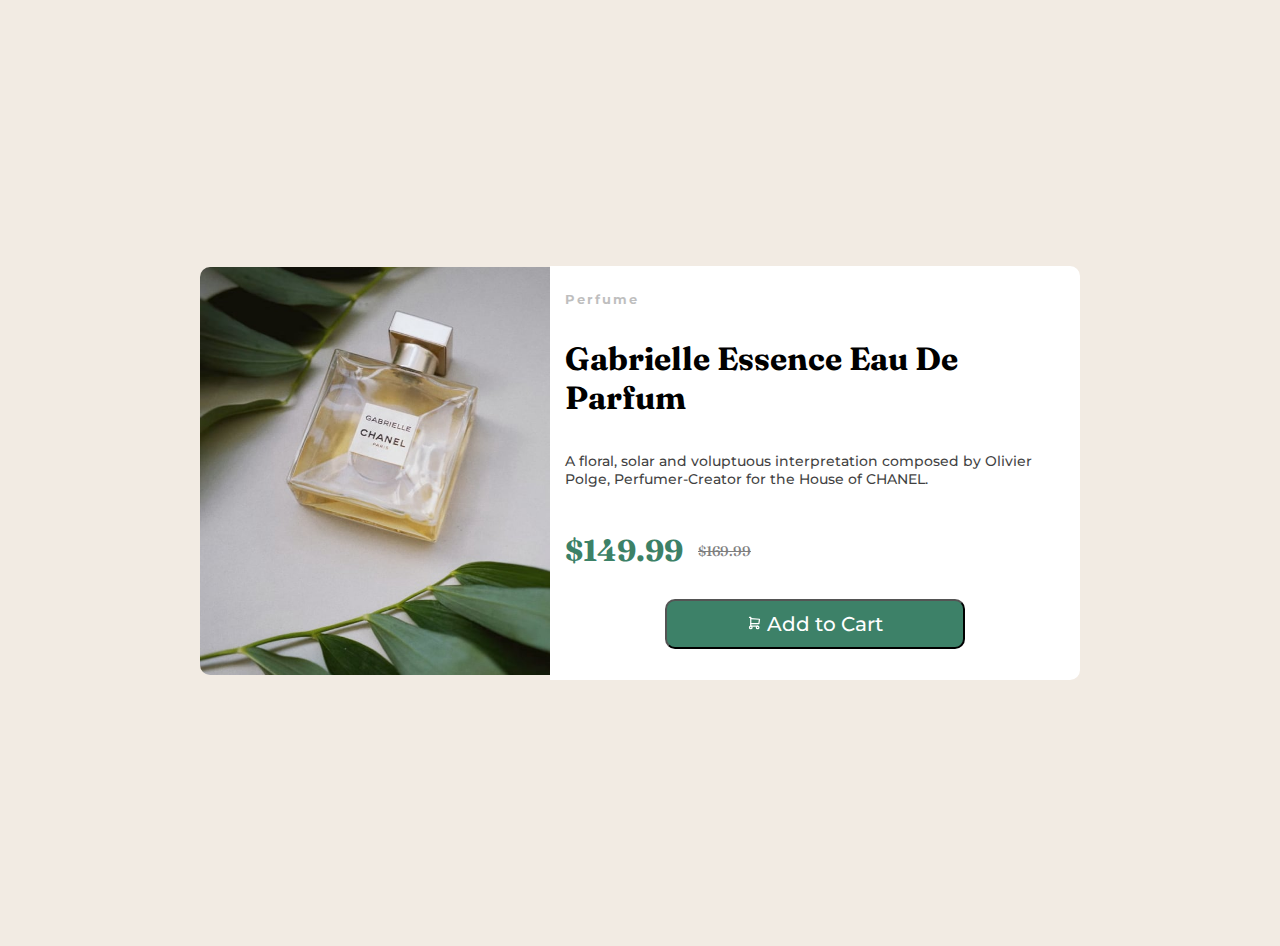
<file: index.html>
<!DOCTYPE html>
<html lang="en">
<head>
    <meta charset="UTF-8">
    <meta name="viewport" content="width=device-width, initial-scale=1.0">

    <link rel="icon" type="image/png" sizes="32x32" href="images/favicon-32x32.png">
    <link rel="preconnect" href="https://fonts.googleapis.com">
    <link rel="preconnect" href="https://fonts.gstatic.com" crossorigin>
    <link href="https://fonts.googleapis.com/css2?family=Fraunces:ital,opsz,wght@0,9..144,100..900;1,9..144,100..900&display=swap"
          rel="stylesheet">
    <link href="https://fonts.googleapis.com/css2?family=Montserrat:ital,wght@0,100..900;1,100..900&display=swap"
          rel="stylesheet">


    <title>Frontend Mentor | Product preview card component</title>
</head>
<link rel="stylesheet" href="style.css">
<body>

<div class="parent">

<div class="img">
        <img id="img_pr" src="image-product-desktop.jpg" alt="Product image" media="(min-width:600px">
</div>

    <div class="content">
        <h2>Perfume</h2>
        <h1>Gabrielle Essence Eau De Parfum</h1>

        <p>A floral, solar and voluptuous interpretation composed by Olivier Polge,
            Perfumer-Creator for the House of CHANEL.</p>
        <div class="price_tag" id="price">
            <p id="new_price">$149.99</p>
            <p id="old_price">$169.99</p>
        </div>
        <div class="butn">

            <button id="btn">
                <svg xmlns="http://www.w3.org/2000/svg" width="15" height="16" viewBox="0 0 24 24" fill="none"
                     stroke="white" stroke-width="2" stroke-linecap="round" style="background: transparent"
                     stroke-linejoin="round" class="icon icon-tabler icons-tabler-outline icon-tabler-shopping-cart">
                    <path stroke="none" d="M0 0h24v24H0z" fill="none"/>
                    <path d="M6 19m-2 0a2 2 0 1 0 4 0a2 2 0 1 0 -4 0"/>
                    <path d="M17 19m-2 0a2 2 0 1 0 4 0a2 2 0 1 0 -4 0"/>
                    <path d="M17 17h-11v-14h-2"/>
                    <path d="M6 5l14 1l-1 7h-13"/>
                </svg>
                Add to Cart
            </button>
        </div>

    </div>
</div>


</div>
</body>
</html>
</file>
<file: style.css>
body {
    background-color: #f2ebe3;
    display: flex;
    justify-content: center;
}

.parent {
    display: flex;
    flex-direction: row;
    justify-content: center;
    align-items: center;
    height: 100vh;
    width: auto;
    margin: 15px


}

#img_pr {
    object-fit: cover;
    height: 408px;
    border-radius: 10px 0px 0px 10px;
    width: 350px;
    overflow: hidden;


}

.content {
    background-color: white;
    flex: 1;
    padding: 15px;
    max-width: 500px;
    display: flex;
    flex-direction: column;
    border-radius: 0px 10px 10px 0px;
}

.parent h2 {
    opacity: 25%;
    font-family: "Montserrat", sans-serif;
    font-weight: 700;
    font-style: normal;
    font-size: 80%;
    letter-spacing: 2px;
    display: grid;


}

.parent h1 {
    font-family: "Fraunces", serif;
    font-weight: 700;
    font-style: normal;


}

.parent p {
    font-family: "Montserrat", sans-serif;
    font-weight: 500;
    font-style: normal;
    font-size: 14px;
    opacity: 75%;
}

.price_tag {
    display: flex;
    align-items: center;

}

#new_price {
    font-size: 30px;
    color: #3c8167;
    font-family: "Fraunces", serif;
    font-weight: 700;
    font-style: normal;
    padding-right: 15px;
    opacity: 100%;
}

#old_price {
    font-family: "Fraunces", serif;
    font-weight: 500;
    font-style: normal;
    padding-right: 10px;
    text-decoration: line-through;
    opacity: 50%;
}

.butn {
    display: grid;
    place-content: center;
    margin-bottom: 1rem;
}

#btn {
    width: 300px;
    height: 50px;
    border-radius: 10px;
    background-color: #3d8168;
    color: white;
    font-size: 20px;
    font-family: "Montserrat", sans-serif;
    font-weight: 500;
    font-style: normal;
}

#btn:hover {
    cursor: pointer;
    background-color: #1a4031;
}

@media (max-width: 600px) {
    .parent {
        flex-direction: column;
        max-width: 350px;
    }

    #img_pr {
        object-fit: cover;
        height: 200px;
        border-radius: 10px 10px 0px 0px;
        width: 350px;
        overflow: hidden;

    }

    .content {
        border-radius: 0px 0px 10px 10px;
    }
}
</file>
